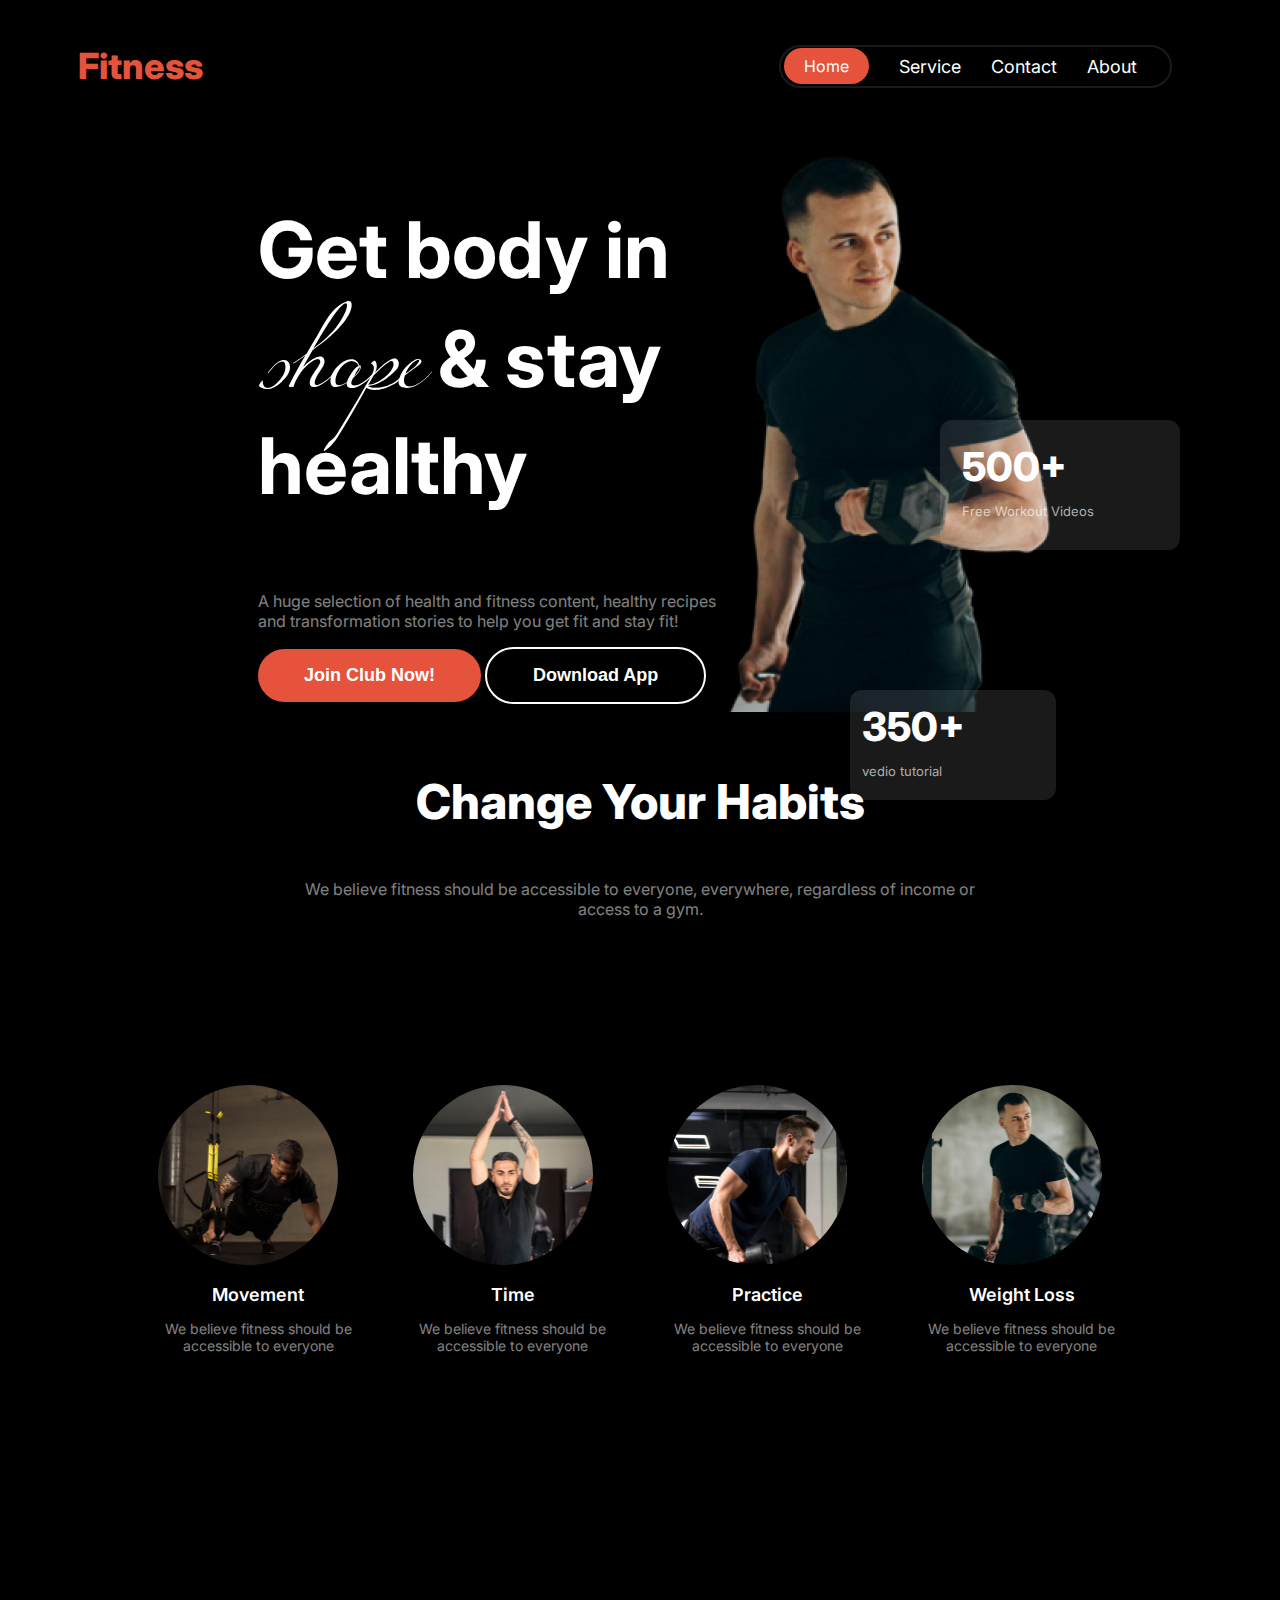
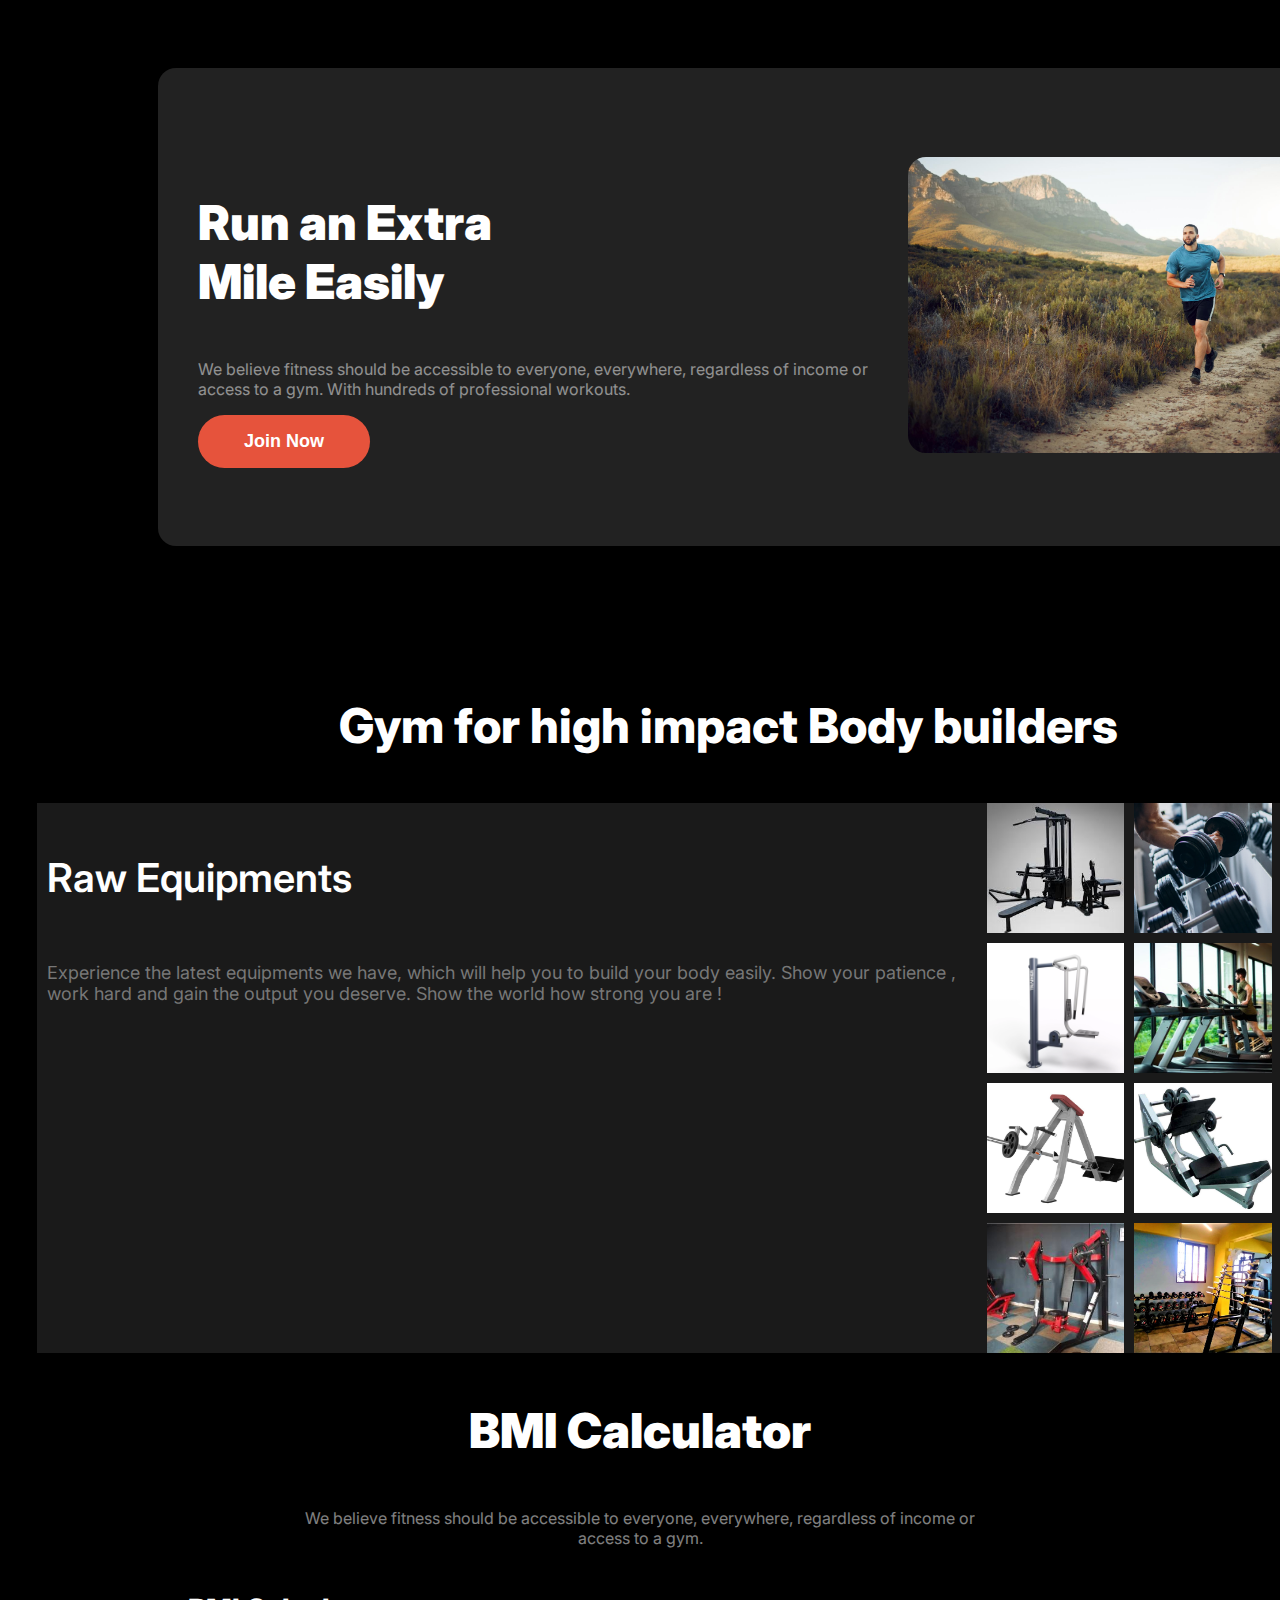
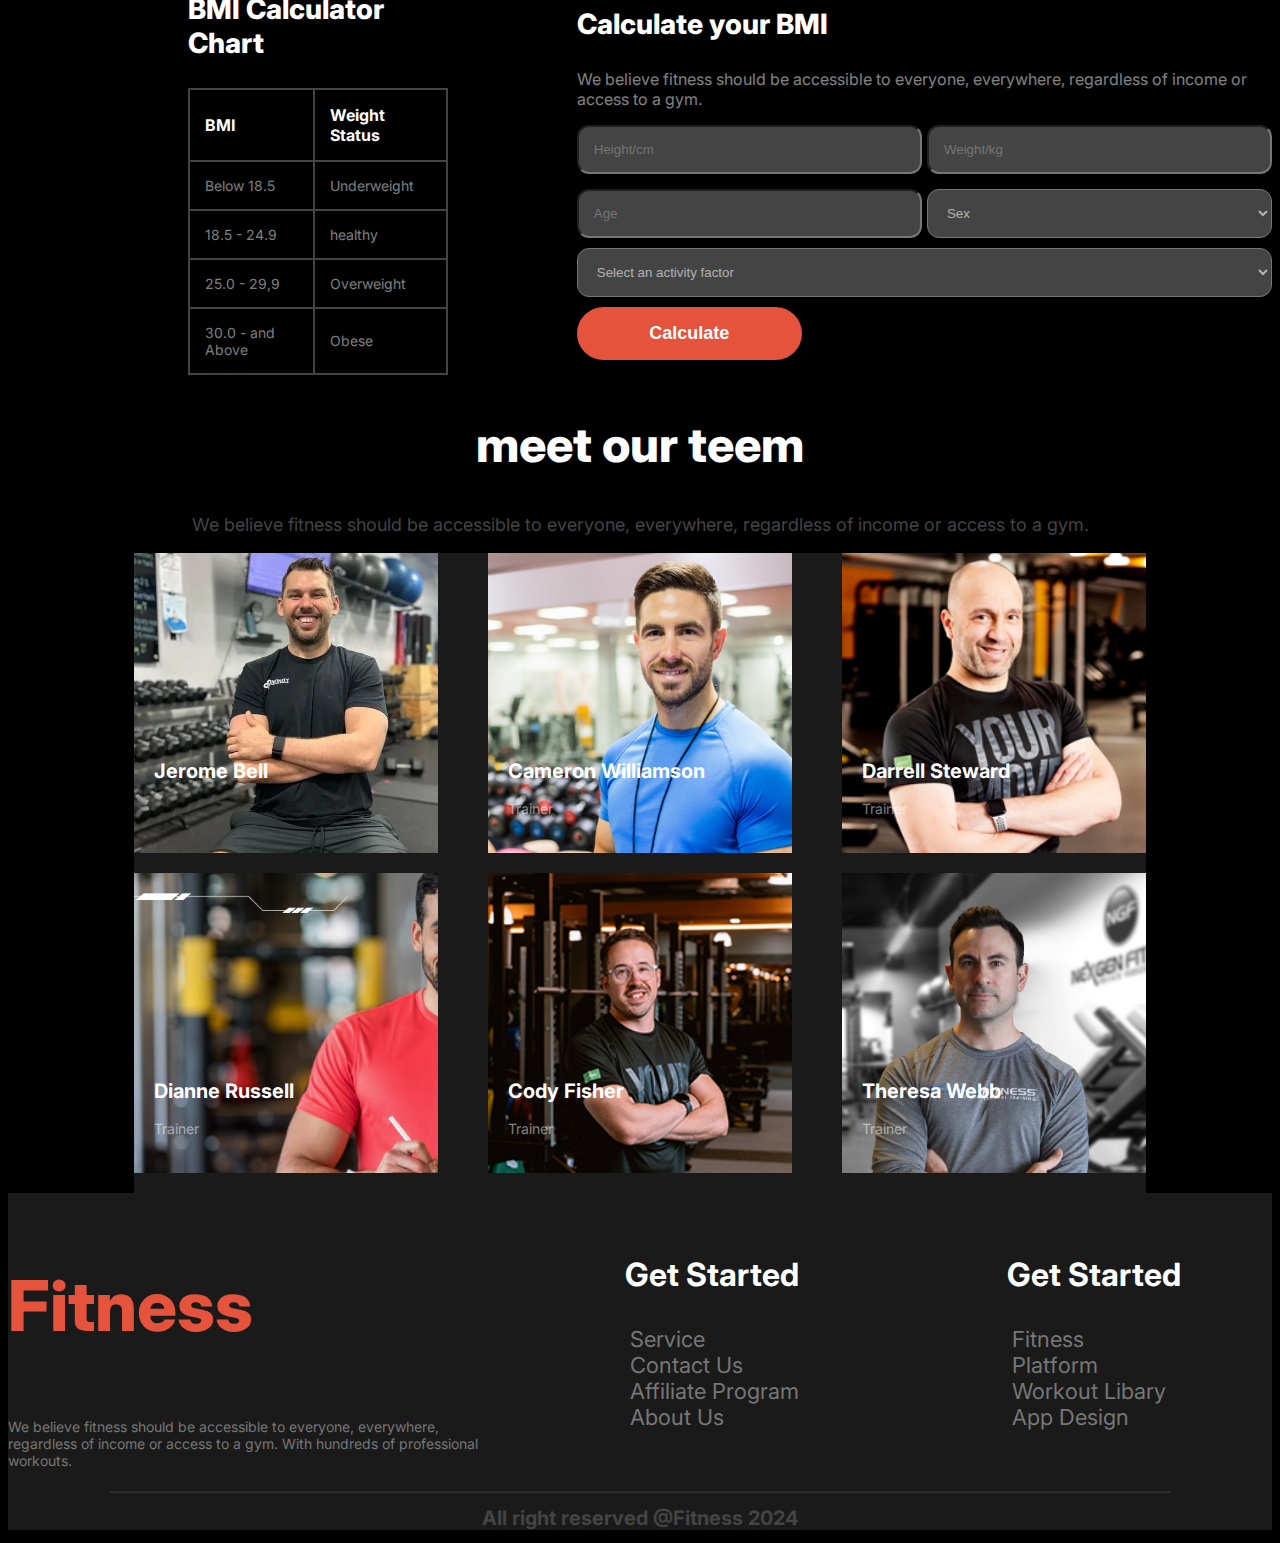
<file: index.html>
<!DOCTYPE html>
<html lang="en">
<head>
    <meta charset="UTF-8">
    <meta name="viewport" content="width=device-width, initial-scale=1.0">
    <title>Fitness</title>
    <link rel="stylesheet" href="style/style.css">
</head>
<body class="inter-font cb ">
    <header class="bg-dark">
        <nav class="navbar display-flex">
          <h3 class="brand text-color-orange">Fitness</h3> 
          <div class="na">
          <ul class="nav-links display-flex">
           <li class="nav-item"><a href="" class="nav-link1 text-color-white">Home</a></li>
           <li class="nav-item"><a href="" class="nav-link text-color-white">Service</a></li>
           <li class="nav-item"><a href="" class="nav-link text-color-white">Contact</a></li>
           <li class="nav-item "><a href="" class="nav-link text-color-white">About</a></li>
        </div>
        </nav>
        <div class="display-flex ">
            <div class="lp ">
            <h3 class="get-body">Get body in <br> <span class="shape">shape</span>  & stay <br> healthy</h3>
            <p class="get-body-discription">A huge selection of health and fitness content, healthy recipes <br> and transformation stories to help you get fit and stay fit!</p>
            <button class="btn-primary1">Join Club Now!</button>
            <button class="btn-primary2">Download App</button>
        </div>
        <div>
            <div class="img-2 "><img src="images/Images 2.png" alt=""></div>
            <div class="free">
                <h3 class="n-title">500+</h3>
                <p class="vedio-discription">Free Workout Videos</p>
            </div>
            <div class="c1">
                <h3 class="vedio-title">350+</h3>
                <p class="vedio-discription">vedio tutorial</p>
            </div>
        </div>
    </div>
    </header>
    <main class="text-color-white">
        <div class="banner">
            <div class="banner-content">
                <h3 class="banner-title ">Change Your Habits</h3>
                <p class="banner-discription ">We believe fitness should be accessible to everyone, everywhere, regardless of income or access to a gym.</p> 
            </div>
            <div class=" dis">
                <div>
                    <img class="img" src="images/image 3.png" alt="">
                    <h2 class="img-title">Movement</h2>
                    <p class="img-discrption ">We believe fitness should be accessible to everyone</p>
                </div>
                <div>
                <img class="img" src="images/image 2.png" alt="">
                <h2 class="img-title">Time</h2>
                <p class="img-discrption">We believe fitness should be accessible to everyone</p>
                </div>
                <div>
                    <img class="img" src="images/image 4.png" alt="">
                    <h2 class="img-title">Practice</h2>
                    <p class="img-discrption">We believe fitness should be accessible to everyone</p>
                </div>
                <div>
                    <img class="img" src="images/image 5.png" alt="">
                    <h2 class="img-title">Weight Loss</h2>
                    <p class="img-discrption">We believe fitness should be accessible to everyone</p>
                </div>
            </div> 
            </div>
            <section >
                <div class="run">
                    <div>
                        <h3 class="run-title">Run an Extra <br>
                        Mile Easily</h3>
                    <p class="run-discrption">We believe fitness should be accessible to everyone, everywhere, regardless of income or access to a gym. With hundreds of professional workouts.</p>    
                    <button class="btn-primary1">Join Now</button>
                </div>
                    <div>
                        <img class="run-img" src="images/run.jpg" alt="">
                    </div>
                </div>
            </section>
            
            <section class="gym-section">
                <h3 class="g-title"> Gym for high impact Body builders</h3>
                <div class="gym">
                <div>
                    <h3 class="gym-title">Raw Equipments</h3>
                    <p class="gym-discription">Experience the latest equipments we have, which will help you to build your body easily. Show your patience , work hard and gain the output you deserve. Show the world how strong you are ! </p>
                </div>
                <div class="gr-img ">
                    <img class="gr-n" src="images/eq1.jpeg" alt="">
                    <img class="gr-n" src="images/eq2.webp" alt="">
                    <img class="gr-n" src="images/eq3.jpeg" alt="">
                    <img class="gr-n" src="images/eq4.webp" alt="">
                    <img class="gr-n" src="images/eq5.jpeg" alt="">
                    <img class="gr-n" src="images/eq6.png" alt="">
                    <img class="gr-n" src="images/eq7.jpg" alt="">
                    <img class="gr-n" src="images/eq8.jpg" alt="">
                    <img class="gr-n" src="images/eq9.webp" alt="">
                    <img class="gr-n" src="images/eq10.jpg" alt="">
                    <img class="gr-n" src="images/eq11.webp" alt="">
                    <img class="gr-n" src="images/eq12.jpg" alt="">
                </div>
            </div>
            </section>
            
            <section >
                <h3 class="bmi-title">BMI Calculator</h3>
                    <p class="bmi-discription">We believe fitness should be accessible to everyone, everywhere, regardless of income or <br>access to a gym.</p>
                <div class=" display-flex">
                    
                    <div class="bmi">
                    <!-- <h3 class="bmi-title">BMI Calculator</h3>
                    <p class="bmi-discription">We believe fitness should be accessible to everyone, everywhere, regardless of income or <br>access to a gym.</p> -->
                
                
                    <div class="bmi-chart ">
                        <h3 class="cal-title">BMI Calculator Chart</h3>
                        <table>
                            <tr class="cal-up">
                                <th>BMI</th>
                                <th>Weight Status</th>
                            </tr>
                            <tr class="cal-tb">
                                <td>Below 18.5</td>
                                <td>Underweight</td>
                            </tr>
                            <tr class="cal-tb">
                                <td>18.5 - 24.9</td>
                                <td>healthy</td>
                            </tr>
                            <tr class="cal-tb">
                                <td>25.0 - 29,9</td>
                                <td>Overweight</td>
                            </tr>
                            <tr class="cal-tb">
                            <td>30.0 - and Above</td>
                            <td>Obese</td>
                        </tr>
                        </table>
                    </div>
                    </div>
                   
                        <div class="bmi-calcultator ">
                            <h3 class="cal-title">Calculate your BMI</h3>
                            <p class="cal-discription">We believe fitness should be accessible to everyone, everywhere, regardless of income or access to a gym. </p>
                            <form action="">
                                <div class="gr">
                                    <input  class="yt" type="text" placeholder="Height/cm">
                                    <input type="text" placeholder="Weight/kg">
                                    <input type="text" placeholder="Age">
                                <select class="op" name="" id="">
                                    <option value="">Sex</option>
                                    <option value="male">Male</option>
                                    <option value="Female">Female</option>
                                </select>
                            </div>
                                <select class="op" name="" id="">
                                    <option class="sa" value="Activity">Select an activity factor</option>
                                    <option value="" >good</option>
                                    <option value="" >better</option>
                                    <option value="" >best</option>
                                </select>
                                <button class="btn-primary12">Calculate</button>
                            </form>
                        </div>
                    
                </div>
            </div>
            </section>
            <!-- <section>
               <div class="Meet">
                <div class="meet-content">
                    <h3 class="meet-title">Meet Our Team</h3>
                    <p class="meet-discription">We believe fitness should be accessible to everyone, everywhere, regardless of income or access to a gym.</p>
                </div>
                <div class="img-content">
                <div class="img-content">
                    <img src="images/trainer1.png" alt="">
                    <div class="t-img-content">
                        <h2 class="t-img-title">Jerome Bell</h2>
                        <p class="t-img-discription">Trainer</p>
                        
                    </div>
                </div>
                <div class="img-content">
                    <img src="images/trainer2.png" alt="">
                    <div class="t-img-content">
                        <h2 class="t-img-title">Cameron</h2>
                        <p class="t-img-discription">Trainer</p>
                    </div>
                </div>
                <div class="img-content">
                    <img src="images/trainer3.png" alt="">
                    <div class="t-img-content">
                        <h2 class="t-img-title">Darrell Steward</h2>
                        <p class="t-img-discription">Trainer</p>
                    </div>
                </div>
                <div class="img-content">
                    <img src="images/trainer4.png" alt="">
                    <div class="t-img-content">
                        <h2 class="t-img-title">Dianner Russell</h2>
                        <p class="t-img-discription">Trainer</p>
                    </div>
                </div>
                <div class="img-content">
                    <img src="images/trainer5.png" alt="">
                    <div class="t-img-content">
                        <h2 class="t-img-title">Cody Fisher</h2>
                        <p class="t-img-discription">Trainer</p>
                    </div>
                </div>
                <div class="img-content">
                    <img src="images/trainer6.png" alt="">
                    <div class="t-img-content">
                        <h2 class="t-img-title">Theresa Webb</h2>
                        <p class="t-img-discription">Trainer</p>
                    </div>
                </div>
            </div>
               </div> 
            </section> -->
            <section>
                <div class="section-1">
                    <h2 class="section-title">meet our teem </h2>
                        <p class="section-discrption">We believe fitness should be accessible to everyone, everywhere, regardless of income or access to a gym.</p>
                        <div class="six-image">
                            <div class="six-image1">
                                <div class="trainer1 img-s ">
                                    <h2>Jerome Bell<h2>
                                        <p class="p-discription">Trainer</p>
                                        
                            </div>
                                <div class="trainer2 img-s border">
                                    <h2>Cameron Williamson</h2>
                                <p class="p-discription">Trainer</p>
                            </div>
                                <div class="trainer3 img-s border">
                                    <h2>Darrell Steward</h2>
                                <p class="p-discription">Trainer</p>
                            </div>
                            </div>
                            <div  class="six-image2">
                                <div class="trainer4 img-s border">
                                    <h2>Dianne Russell</h2>
                                <p class="p-discription">Trainer</p>
                            </div>
                                <div class="trainer5 img-s border">
                                    <h2>Cody Fisher</h2>
                                <p class="p-discription">Trainer</p>
                            </div>
                                <div class="trainer6 img-s border">
                                    <h2>Theresa Webb</h2>
                                <p class="p-discription">Trainer</p>
                            </div>
                            </div>
                        </div>
                    </div>
                </section>
            
                            
    </main>
    <footer class="footer text-color-white">
        <div class="display-flex">
            <div class="footer-div1">
                <h3 class="footer-title">Fitness</h3>
                <p class="footer-discription">We believe fitness should be accessible to everyone, everywhere, regardless of income or access to a gym. With hundreds of professional workouts.</p>
            </div>
            <div  class="footer-div2">
                <h3 class="footer-title2">Get Started</h3>
                <nav>
                    <ul class="nav-1 nav-item">
                        <li>Service</li>
                        <li>Contact Us</li>
                        <li>Affiliate Program</li>
                        <li>About Us</li>
                    </ul>
                </nav>
            </div>
            <div class="footer-div3">
                <h3 class="footer-title2">Get Started</h3>
                <nav>
                    <ul class="nav-1 nav-item">
                        <li>Fitness</li>
                        <li>Platform</li>
                        <li>Workout Libary</li>
                        <li>App Design</li>
                    </ul>
                </nav>
            </div>

        </div>
        <hr>
        <h1 class="reserved">All right reserved @Fitness 2024</h1>
    </footer>
</body>
</html>
</file>
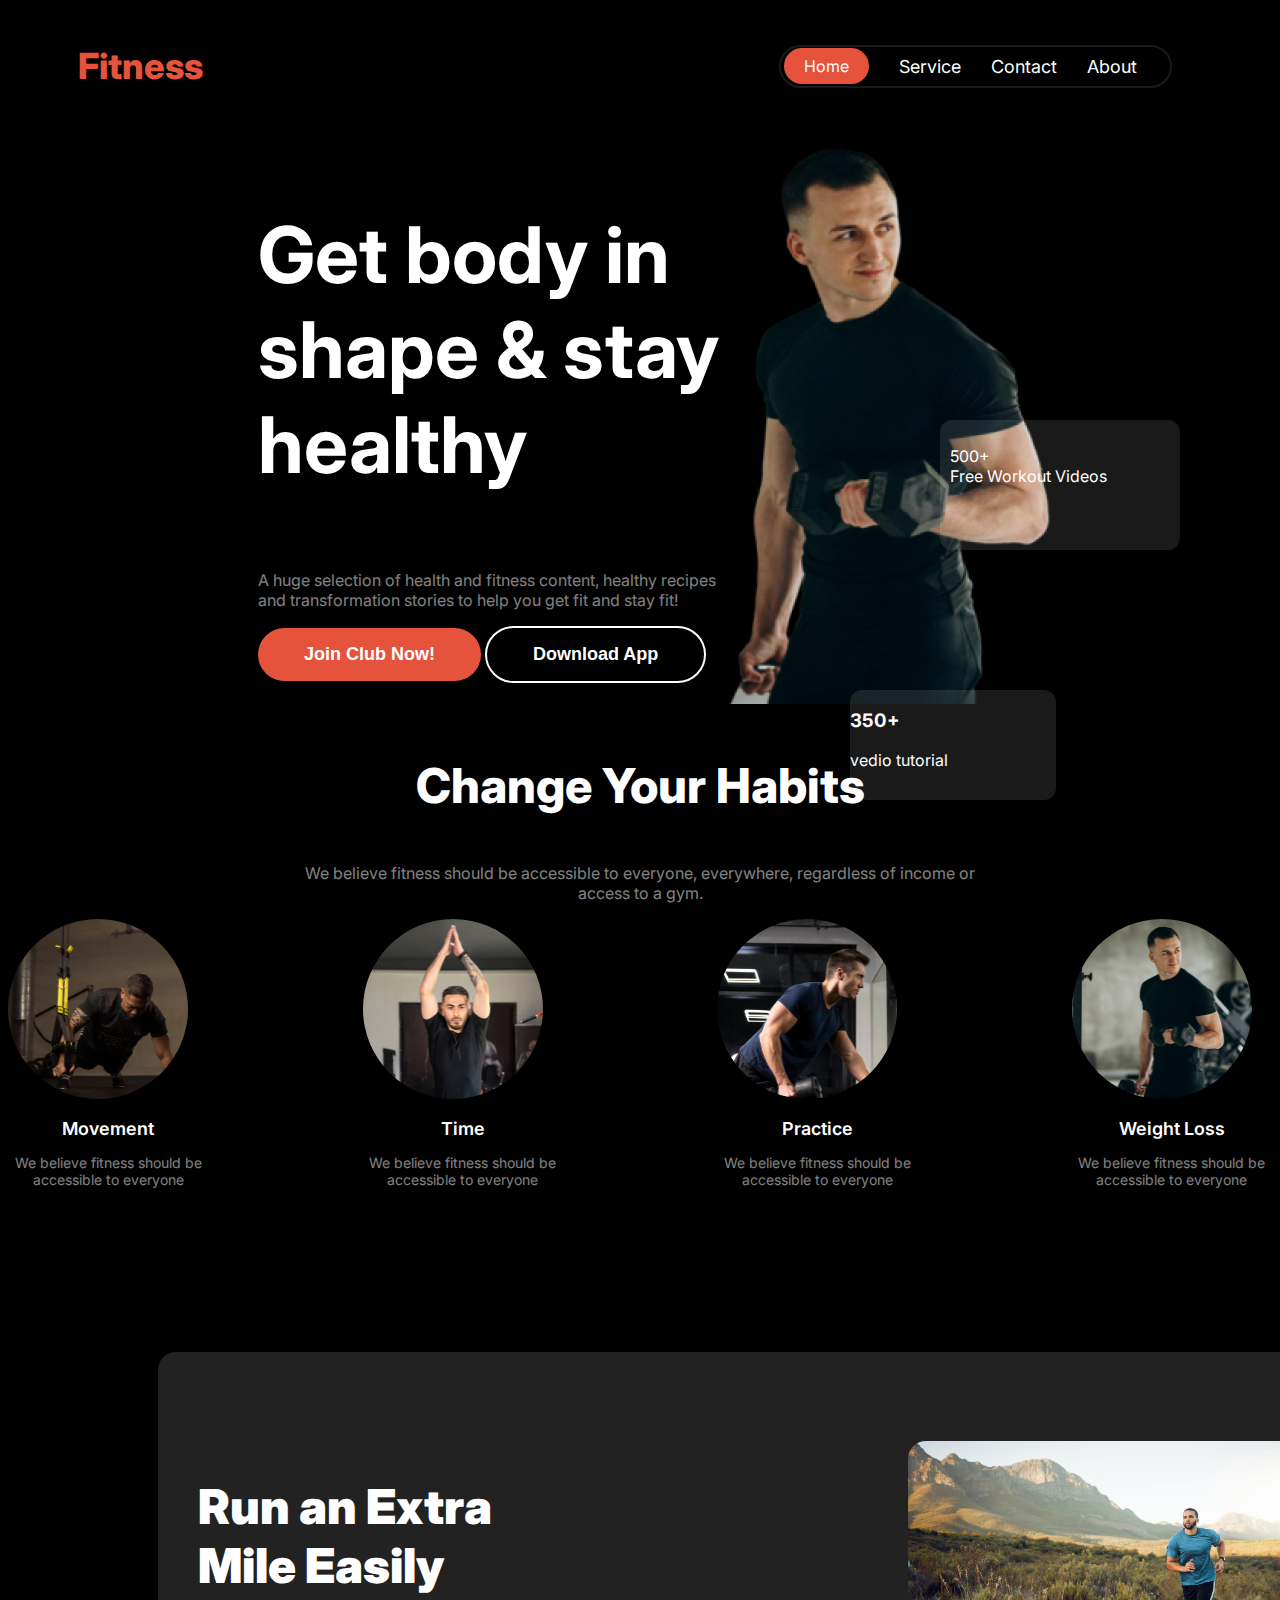
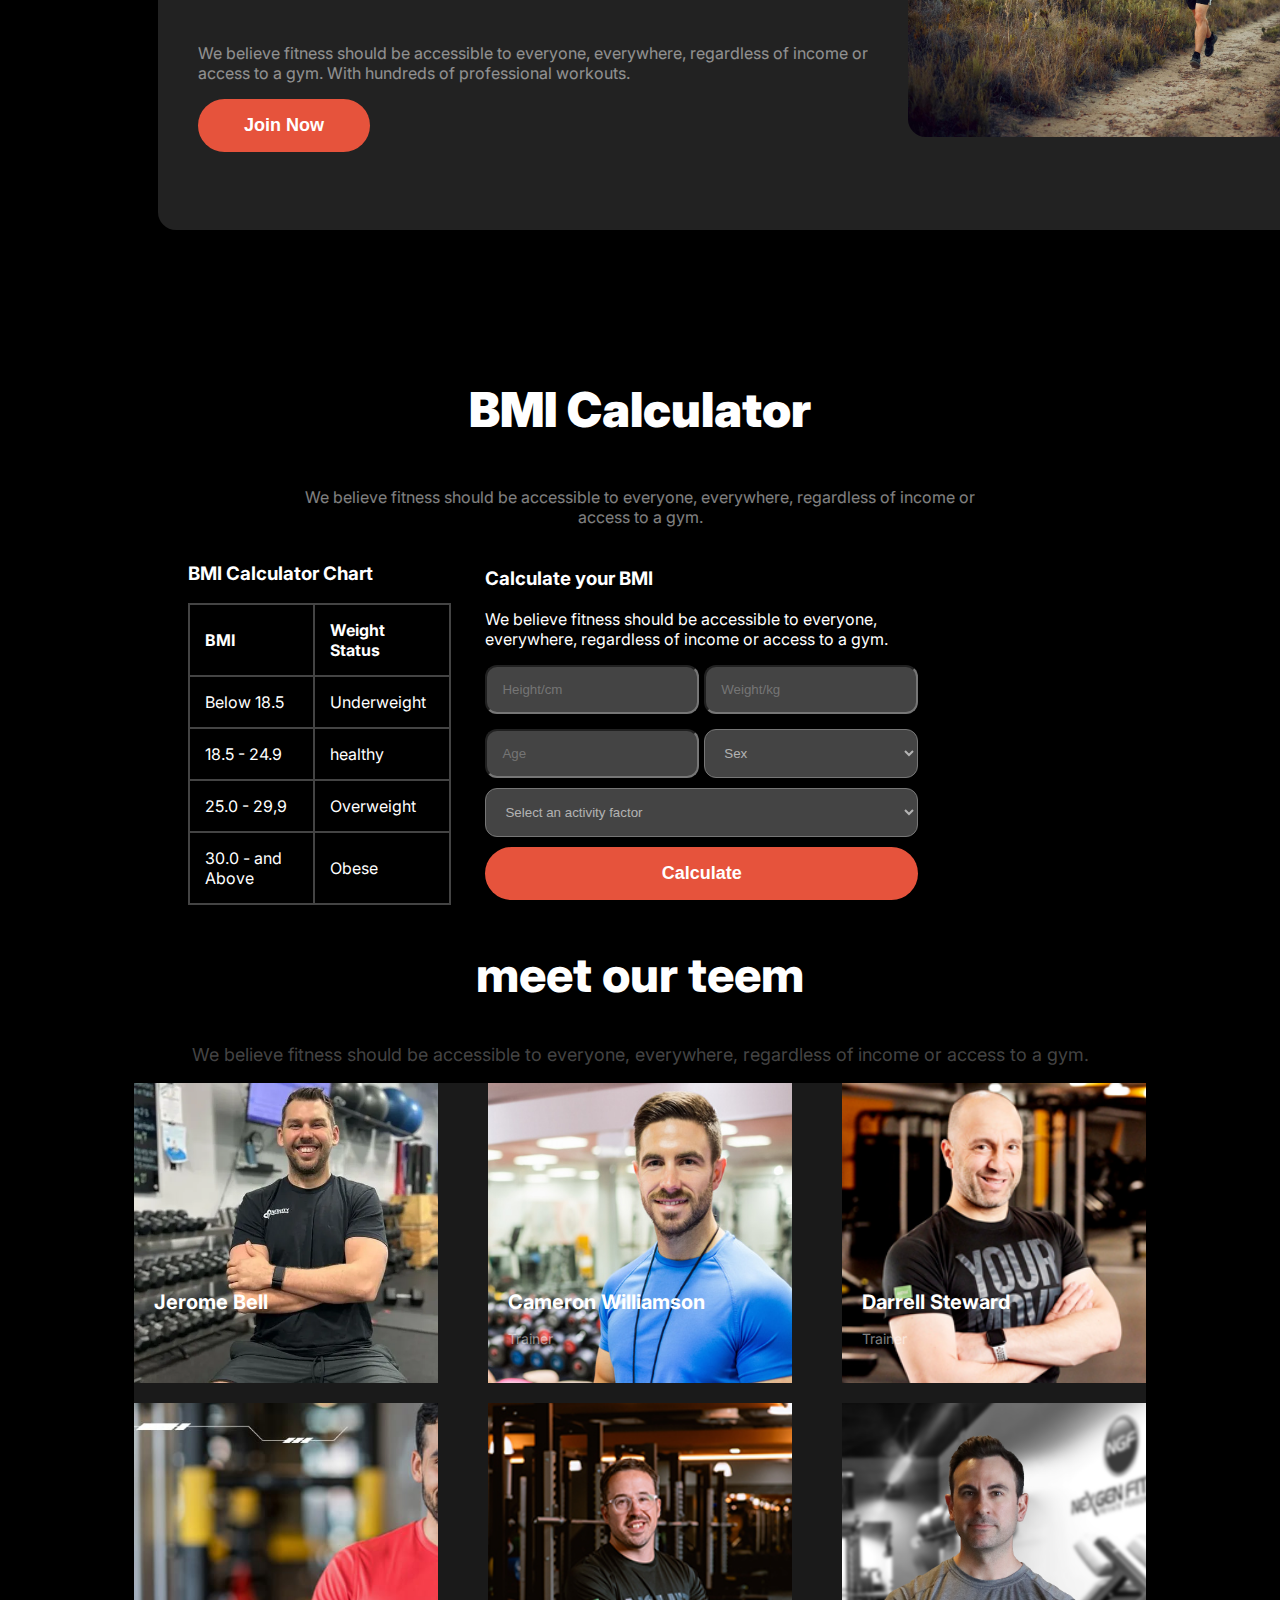
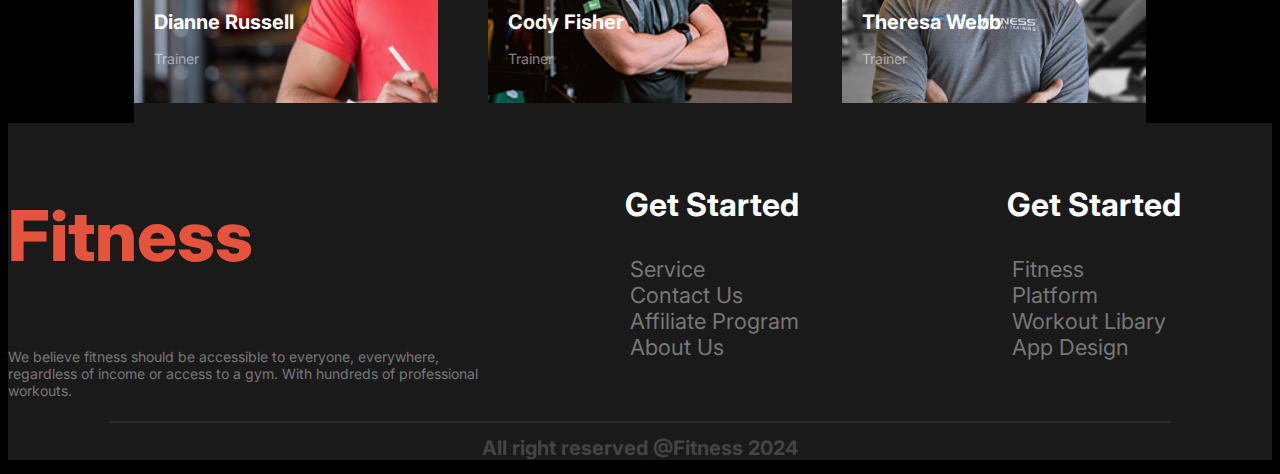
<file: fitness.html>
<!DOCTYPE html>
<html lang="en">
<head>
    <meta charset="UTF-8">
    <meta name="viewport" content="width=device-width, initial-scale=1.0">
    <title>Fitness</title>
    <link rel="stylesheet" href="style/style.css">
</head>
<body class="inter-font cb ">
    <header class="bg-dark">
        <nav class="navbar display-flex">
          <h3 class="brand text-color-orange">Fitness</h3> 
          <div class="na">
          <ul class="nav-links display-flex">
           <li class="nav-item"><a href="" class="nav-link1 text-color-white">Home</a></li>
           <li class="nav-item"><a href="" class="nav-link text-color-white">Service</a></li>
           <li class="nav-item"><a href="" class="nav-link text-color-white">Contact</a></li>
           <li class="nav-item "><a href="" class="nav-link text-color-white">About</a></li>
        </div>
        </nav>
        <div class="display-flex ">
            <div class="lp">
            <h3 class="get-body">Get body in <br> <span>shape</span>  & stay <br> healthy</h3>
            <p class="get-body-discription">A huge selection of health and fitness content, healthy recipes <br> and transformation stories to help you get fit and stay fit!</p>
            <button class="btn-primary1">Join Club Now!</button>
            <button class="btn-primary2">Download App</button>
        </div>
        <div>
            <div class="img-2"><img src="images/Images 2.png" alt=""></div>
            <div class="free">
                <p>500+ <br> Free Workout Videos</p>
            </div>
            <div class="c1">
                <h3>350+</h3>
                <p>vedio tutorial</p>
            </div>
        </div>
    </div>
    </header>
    <main class="text-color-white">
        <div class="banner">
            <div class="banner-content">
                <h3 class="banner-title ">Change Your Habits</h3>
                <p class="banner-discription ">We believe fitness should be accessible to everyone, everywhere, regardless of income or access to a gym.</p> 
            </div>
            <div class=" display-flex">
                <div>
                    <img class="img" src="images/image 3.png" alt="">
                    <h2 class="img-title">Movement</h2>
                    <p class="img-discrption ">We believe fitness should be accessible to everyone</p>
                </div>
                <div>
                <img class="img" src="images/image 2.png" alt="">
                <h2 class="img-title">Time</h2>
                <p class="img-discrption">We believe fitness should be accessible to everyone</p>
                </div>
                <div>
                    <img class="img" src="images/image 4.png" alt="">
                    <h2 class="img-title">Practice</h2>
                    <p class="img-discrption">We believe fitness should be accessible to everyone</p>
                </div>
                <div>
                    <img class="img" src="images/image 5.png" alt="">
                    <h2 class="img-title">Weight Loss</h2>
                    <p class="img-discrption">We believe fitness should be accessible to everyone</p>
                </div>
            </div> 
            </div>
            <section >
                <div class="run">
                    <div>
                        <h3 class="run-title">Run an Extra <br>
                        Mile Easily</h3>
                    <p class="run-discrption">We believe fitness should be accessible to everyone, everywhere, regardless of income or access to a gym. With hundreds of professional workouts.</p>    
                    <button class="btn-primary1">Join Now</button>
                </div>
                    <div>
                        <img class="run-img" src="images/run.jpg" alt="">
                    </div>
                </div>
            </section>
            <section >
                <h3 class="bmi-title">BMI Calculator</h3>
                    <p class="bmi-discription">We believe fitness should be accessible to everyone, everywhere, regardless of income or <br>access to a gym.</p>
                <div class="display-flex">
                    
                    <div class="bmi">
                    <!-- <h3 class="bmi-title">BMI Calculator</h3>
                    <p class="bmi-discription">We believe fitness should be accessible to everyone, everywhere, regardless of income or <br>access to a gym.</p> -->
                
                
                    <div class="bmi-chart ">
                        <h3>BMI Calculator Chart</h3>
                        <table>
                            <tr>
                                <th>BMI</th>
                                <th>Weight Status</th>
                            </tr>
                            <tr>
                                <td>Below 18.5</td>
                                <td>Underweight</td>
                            </tr>
                            <tr>
                                <td>18.5 - 24.9</td>
                                <td>healthy</td>
                            </tr>
                            <tr>
                                <td>25.0 - 29,9</td>
                                <td>Overweight</td>
                            </tr>
                            <tr>
                            <td>30.0 - and Above</td>
                            <td>Obese</td>
                        </tr>
                        </table>
                    </div>
                    </div>
                    <div>
                        <div class="bmi-calcultator ">
                            <h3>Calculate your BMI</h3>
                            <p>We believe fitness should be accessible to everyone, everywhere, regardless of income or access to a gym. </p>
                            <form action="">
                                <div class="gr"><input type="text" placeholder="Height/cm"><input type="text" placeholder="Weight/kg"><input type="text" placeholder="Age">
                                <select class="op" name="" id="">
                                    <option value="">Sex</option>
                                    <option value="male">Male</option>
                                    <option value="Female">Female</option>
                                </select>
                            </div>
                                <select class="op" name="" id="">
                                    <option value="Activity">Select an activity factor</option>
                                    <option value="" >good</option>
                                    <option value="" >better</option>
                                    <option value="" >best</option>
                                </select>
                                <button class="btn-primary1">Calculate</button>
                            </form>
                        </div>
                    </div>
                </div>
            </div>
            </section>
            <!-- <section>
               <div class="Meet">
                <div class="meet-content">
                    <h3 class="meet-title">Meet Our Team</h3>
                    <p class="meet-discription">We believe fitness should be accessible to everyone, everywhere, regardless of income or access to a gym.</p>
                </div>
                <div class="img-content">
                <div class="img-content">
                    <img src="images/trainer1.png" alt="">
                    <div class="t-img-content">
                        <h2 class="t-img-title">Jerome Bell</h2>
                        <p class="t-img-discription">Trainer</p>
                        
                    </div>
                </div>
                <div class="img-content">
                    <img src="images/trainer2.png" alt="">
                    <div class="t-img-content">
                        <h2 class="t-img-title">Cameron</h2>
                        <p class="t-img-discription">Trainer</p>
                    </div>
                </div>
                <div class="img-content">
                    <img src="images/trainer3.png" alt="">
                    <div class="t-img-content">
                        <h2 class="t-img-title">Darrell Steward</h2>
                        <p class="t-img-discription">Trainer</p>
                    </div>
                </div>
                <div class="img-content">
                    <img src="images/trainer4.png" alt="">
                    <div class="t-img-content">
                        <h2 class="t-img-title">Dianner Russell</h2>
                        <p class="t-img-discription">Trainer</p>
                    </div>
                </div>
                <div class="img-content">
                    <img src="images/trainer5.png" alt="">
                    <div class="t-img-content">
                        <h2 class="t-img-title">Cody Fisher</h2>
                        <p class="t-img-discription">Trainer</p>
                    </div>
                </div>
                <div class="img-content">
                    <img src="images/trainer6.png" alt="">
                    <div class="t-img-content">
                        <h2 class="t-img-title">Theresa Webb</h2>
                        <p class="t-img-discription">Trainer</p>
                    </div>
                </div>
            </div>
               </div> 
            </section> -->
            <section>
                <div class="section-1">
                    <h2 class="section-title">meet our teem </h2>
                        <p class="section-discrption">We believe fitness should be accessible to everyone, everywhere, regardless of income or access to a gym.</p>
                        <div class="six-image">
                            <div class="six-image1">
                                <div class="trainer1 img-s ">
                                    <h2>Jerome Bell<h2>
                                        <p class="p-discription">Trainer</p>
                                        
                            </div>
                                <div class="trainer2 img-s border">
                                    <h2>Cameron Williamson</h2>
                                <p class="p-discription">Trainer</p>
                            </div>
                                <div class="trainer3 img-s border">
                                    <h2>Darrell Steward</h2>
                                <p class="p-discription">Trainer</p>
                            </div>
                            </div>
                            <div  class="six-image2">
                                <div class="trainer4 img-s border">
                                    <h2>Dianne Russell</h2>
                                <p class="p-discription">Trainer</p>
                            </div>
                                <div class="trainer5 img-s border">
                                    <h2>Cody Fisher</h2>
                                <p class="p-discription">Trainer</p>
                            </div>
                                <div class="trainer6 img-s border">
                                    <h2>Theresa Webb</h2>
                                <p class="p-discription">Trainer</p>
                            </div>
                            </div>
                        </div>
                    </div>
                </section>
            
                            
    </main>
    <footer class="footer text-color-white">
        <div class="display-flex">
            <div class="footer-div1">
                <h3 class="footer-title">Fitness</h3>
                <p class="footer-discription">We believe fitness should be accessible to everyone, everywhere, regardless of income or access to a gym. With hundreds of professional workouts.</p>
            </div>
            <div  class="footer-div2">
                <h3 class="footer-title2">Get Started</h3>
                <nav>
                    <ul class="nav-1 nav-item">
                        <li>Service</li>
                        <li>Contact Us</li>
                        <li>Affiliate Program</li>
                        <li>About Us</li>
                    </ul>
                </nav>
            </div>
            <div class="footer-div3">
                <h3 class="footer-title2">Get Started</h3>
                <nav>
                    <ul class="nav-1 nav-item">
                        <li>Fitness</li>
                        <li>Platform</li>
                        <li>Workout Libary</li>
                        <li>App Design</li>
                    </ul>
                </nav>
            </div>

        </div>
        <hr>
        <h1 class="reserved">All right reserved @Fitness 2024</h1>
    </footer>
</body>
</html>
</file>
<file: style/style.css>
/* Font style part */

@import url('https://fonts.googleapis.com/css2?family=Inter:ital,opsz,wght@0,14..32,100..900;1,14..32,100..900&display=swap');


.inter-font {
  font-family: "Inter", sans-serif;
  font-optical-sizing: auto;
  font-weight: 400;
  font-style: normal;
}
/* shape style */
@font-face {
    font-family: Miama;
    src: url(../font/Miama.woff);
    
  }


.shape{
    font-family: 'Miama', sans-serif;
    /* font-weight: 400;
    font-style: normal;
    font-optical-sizing: auto; */
    font-weight: 100;
    font-size: 120px;
}


/* shared styles */
.display-flex{
    display: flex;
    justify-content: space-between;
    align-items: center;
    /* padding: 50px;
    gap: 400px; */
}
.cb{
    background-color: black;
}
.color-ash{
    background-color: #777777;   
}

/* text color */
.text-color-orange{
    color: #E6533C;
}
.text-color-white{
    color: #FFFFFF;
}
.bg-dark{
    background-color: black;
}
/* header */

/* navbar styles */
.nav-item{
    list-style: none;
    margin-right: 30px;
    
}
.navbar{
    justify-content: space-between;
    
}
.brand{
    font-weight: 800;
    font-size: 36px;
    margin-left: 70px;
}
.na{
    margin-right: 100px;
}
.nav-links{
    border: 2px solid rgba(255, 255, 255, 0.1);
    border-radius: 40px;
    padding: 9px 3px
        
}
.nav-link{
    text-decoration: none;
    font-size: 18px;
}
.navbar{
    max-width: 1400px;
    margin: 0 auto;    
}
.nav-link1{
    padding: 8px 20px;
    text-decoration: none;
    background-color: #E6533C;
    border-radius: 46px;
}
.lp{
    margin-left: 250px;
    width: 520px;
    
}
.get-body{
    font-size: 78px;
    color: #FFFFFF;
}
.get-body-discription{
    font-size: 16px;
    color: #FFFFFF;
    opacity: 50%;
    
}
.btn-primary1{
    padding: 16px 46px;
    color: #FFFFFF;
    background-color: #E6533C;
    border-radius: 46px;
    border: none;
    font-size: 18px;
    font-weight: 600;
    
}
.btn-primary2{
    padding: 16px 46px;
    color: #FFFFFF;
    background-color: black;
    border-radius: 42px;
    border: 2px solid white;
    font-size: 18px;
    font-weight: 600;
    margin-bottom: 20px;
}
/* image related part header */
.img-2{
    margin-right: 200px;
}
.free{
     padding: 10px 10px;
     color: white;
    
}
.c1, .free{
    position: absolute;
     /* background-color: #777777; */
     background-color: rgba(255, 255, 255, 0.1);
    /* padding: 20px 25px; */
    border-radius: 12px;
    color: white;

}
.free{
    right: 100px;
    bottom: 350px;
    width: 220px;
    height: 110px;
    
}
.vedio-title{
    font-size: 40px;
    font-weight: 800;
    /* width: 50%; */
    margin: 12px;
}
.n-title{
    font-size: 40px;
    font-weight: 800;
    margin: 12px;
}
.vedio-discription{
    font-size: 13px;
    color: rgba(255, 255, 255, 0.65);
    /* width: 50%; */
    margin: 12px;
}
.c1{
    bottom: 100px;
    left: 850px;   
    width: 206px;
    height: 110px; 

}

/* Change your habbit */
.banner-content {
    max-width: 671px;
    margin: 0 auto;
    text-align: center;
    
}
.banner-title{
    font-size: 48px;
    font-weight: 800;
}
.banner-discription{
    color: #FFFFFF;
    opacity: 50%;
}
.img{
    width: 180px;
    height: 180px;
    border-radius: 50%;
}
.img-title {
    font-weight: 600;
    font-size: 18px;
    text-align: center;
}
.img-discrption{
    font-size: 14px;
    color: #FFFFFF ;
    opacity: 50%;
    max-width: 200px;
    text-align: center;
}
.whole{
    margin: 0 auto;
    text-align: center;
}

/* run an extra mile easily */
/* .run-extra{
    display: flex; */
.dis{
    display: flex;
    justify-content: space-between;
    padding: 150px;
}
.run{
    display: flex;
    width: 1160px;
    height: 370px;
    background-color: #222222 ;
    justify-content: space-between;
    align-items: center;
    margin: 150px ;
    border-radius: 18px;
    padding: 54px  40px;
}
.run-title, .meet-title{
    font-size: 48px;
    font-weight: 900;
}
.run-discrption , .meet-discription{
    color: #FFFFFF;
    opacity: 50%;
}
.run-img{
    width: 450px;
    height: 310x;
    border-radius: 18px;
}

/* Gym equipment section */
.gym-section{
    width: 1440px;
}
.g-title{
    font-size: 48px;
    font-weight: 800;
    text-align: center;
}
.gym-title{
    font-size: 40px;
    font-weight: 600;
    padding: 10px;
}
.gym-discription{
    color: #777777;
    font-size: 18px;
    padding: 10px;
}
.gym{
    display: flex;
    background-color:rgba(255, 255, 255, 0.1);
    width: 96%;
    margin: 0 auto;
}
.gr-n{
    width: 100%;
    height: 130px;
    object-fit: cover;
}
.gr-img{
    display: grid;
    grid-template-columns: repeat(3,1fr);
    gap: 10px;
    width: 53%;
}
/* BMI calculater */
.bmi{
    
}

.bmi-title{
    font-size: 48px;
    font-weight: 900;
    text-align: center;
}
.bmi-discription{
    color: #FFFFFF;
    opacity: 50%;
    text-align: center;   
}
.bmi-chart{
    max-width: 55%;
    padding-left: 180px;
}
.bmi-chart table{
    width: 100%;
    border-collapse: collapse;
}
.bmi-chart table, .bmi-chart th, .bmi-chart td{
    border: 2px solid #444;
    padding: 15px;
    text-align: left;
}
  
.btn-primary12{
    width: 225px;
    padding: 16px 46px;
    color: #FFFFFF;
    background-color: #E6533C;
    border-radius: 46px;
    border: none;
    font-size: 18px;
    font-weight: 600;
}
.bmi-calcultator{
    width: 55%;
    /* border: 1px solid red; */

}
.cal-title{
    font-size: 28px;
    font-weight: 800;
}
.cal-discription{
    color: #FFFFFF;
    opacity: 50%;
}
.cal-up{
    font-size: 16px;
    font-weight: 500px;
}
.cal-tb{
    font-size: 14px;
    color: rgba(255, 255, 255, 0.5);
}
.sa{
    color: rgba(255, 255, 255, 0.6);
}
.bmi-calcultator form{
    display: flex;
    flex-direction: column;
}
.bmi-calcultator input , .bmi-calcultator select, .yt{
    /* color: white; */
    color: rgba(255, 255, 255, 0.6);
    padding: 15px;
    margin-bottom: 10px;
    border-radius: 12px;
    background-color: #444;
    
}
.gr{
    display: grid;
    grid-template-columns: repeat(2, 1fr);
    gap: 5px;
    
}

/* meet our team  */

.section-title{
    font-size: 48px;
    font-weight: 800;
    text-align: center;
}
.section-discrption{
    font-size: 18px;
    text-align: center;
    color: #444;
}
.six-image{
    width: 80%;
    height: 640px;
    background-color: rgba(255, 255, 255, 0.1);
    margin: 0 auto;
    display: flex;
    flex-direction: column;
    gap: 20px;
}

.six-image1{
     display: flex;
     justify-content: space-between;
     border-radius: none;
}
.six-image2{
    display: flex;
    justify-content: space-between;
}

.img-s{
    width: 30%;
    height: 300px;
}
.p-discription{
    font-size: 14px;
    color: rgba(255, 255, 255, 0.5);
}

.trainer1{
    background-image: url(../images/trainer1.png);
    background-size: cover;
}
.trainer2{
    background-image: url(../images/trainer2.png);
    background-size: cover;
}
.trainer3{
    background-image: url(../images/trainer3.png);
    background-size: cover;
}
.trainer4{
    background-image: url(../images/trainer4.png);
    background-size: cover;
}
.trainer5{
    background-image: url(../images/trainer5.png);
    background-size: cover;
}
.trainer6{
    background-image: url(../images/trainer6.png);
    background-size: cover;
}
.img-s h2{
   padding-left: 20px;
   padding-top: 190px;
   font-size: 20px;
}

.img-s p{
    padding-left: 20px;
    /* padding-top: 220px; */
}
/* footer part */
.reserved{
    font-size: 20px;   
    color: #444;
    text-align: center;
    
}
hr{
    color: #FFFFFF;
    opacity: 10%;
}
.footer-div1{
    width: 500px;
}
.footer-div2{
    width: 300px;
}
.footer-div3{
    width: 300px;
}
.footer{
    width: 100%;
    background-color: rgba(255, 255, 255, 0.1);    
}
.footer-title{
    font-size: 70px;
    font-weight: 800;
    color: #E6533C;
    
}
.footer-discription{
    color: #777777;
    font-size: 14px ;
    
}
.nav-1{
    color: #777777;
    font-size: 22px;
}
.footer-title2{
    font-size: 32px ;
    font-weight: bold;
    margin-left: 35px;
}
hr{
    width: 1060px ;
}

.border1{
    border: 1px solid red;
}
</file>
